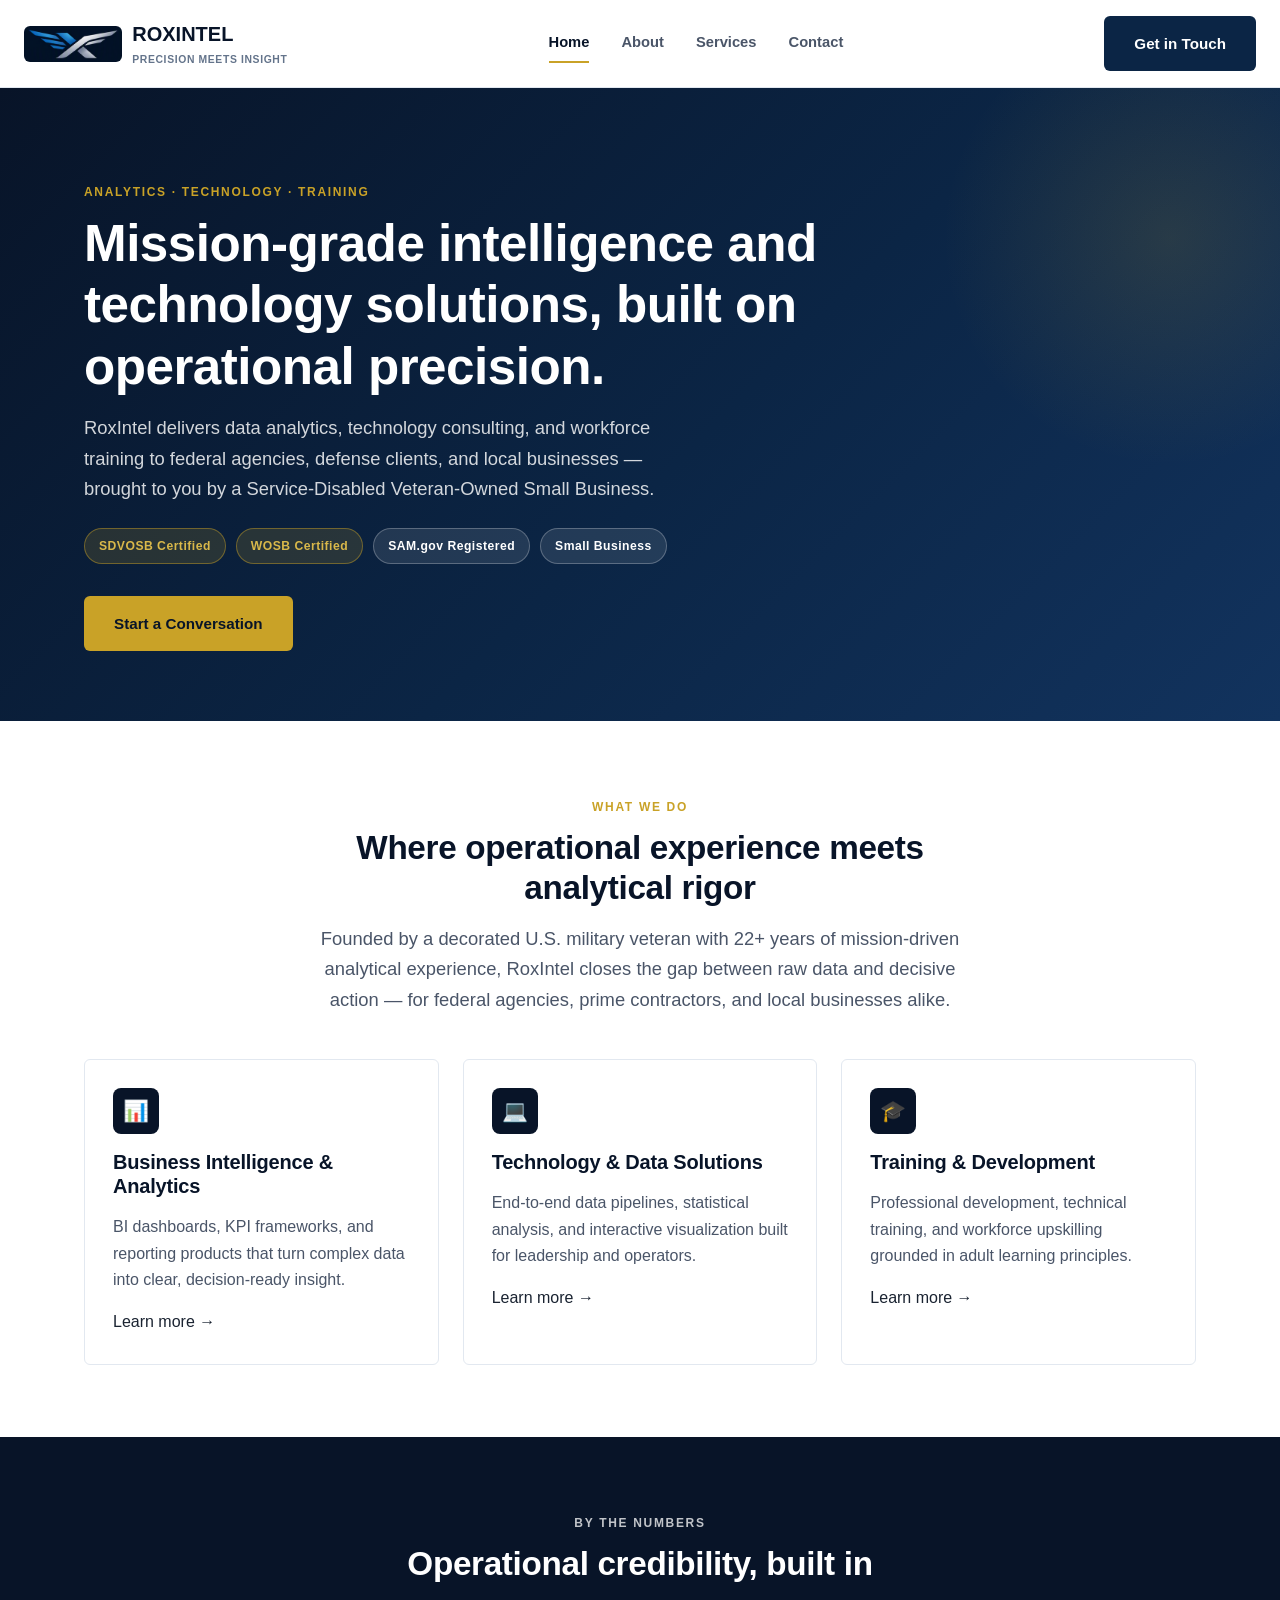
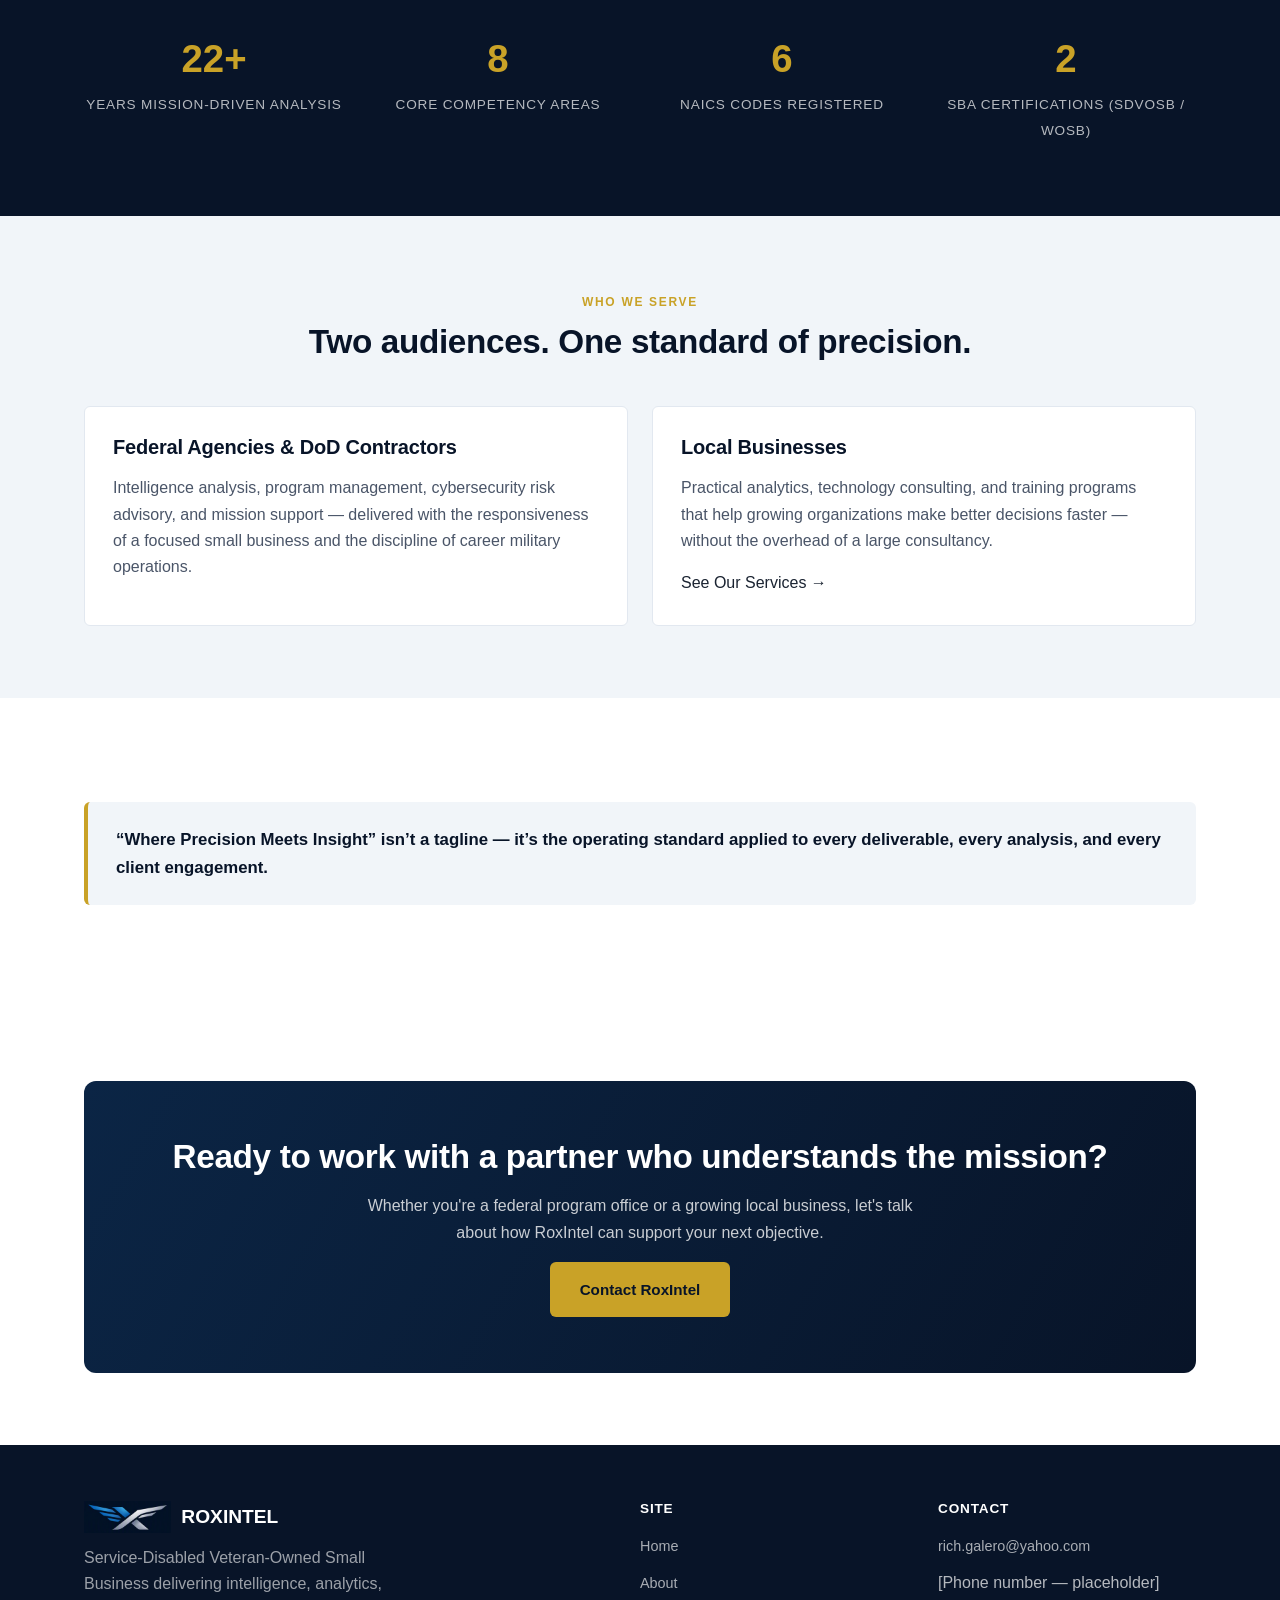
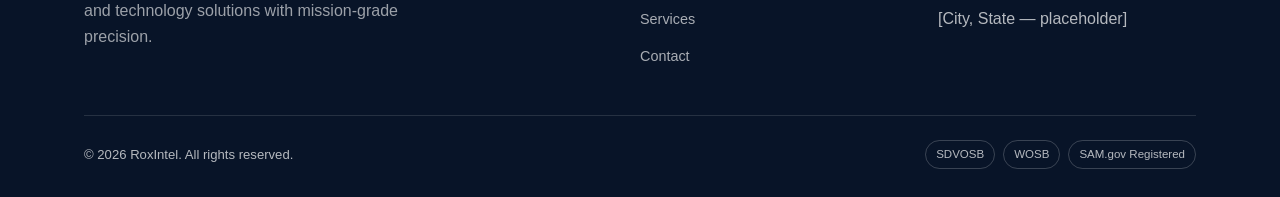
<file: index.html>
<!DOCTYPE html>
<html lang="en">
<head>
<meta charset="UTF-8">
<meta name="viewport" content="width=device-width, initial-scale=1.0">
<title>RoxIntel | Veteran-Owned Data Analytics &amp; Business Intelligence</title>
<meta name="description" content="RoxIntel is a Service-Disabled Veteran-Owned Small Business delivering business intelligence, data analytics, and decision support to federal agencies, defense clients, and local businesses.">
<link rel="canonical" href="https://roxintel.ai/">
<meta name="robots" content="index, follow">
<meta name="theme-color" content="#081428">
<link rel="icon" type="image/png" sizes="48x48" href="assets/img/favicon.png">
<link rel="apple-touch-icon" href="assets/img/apple-touch-icon.png">
<meta property="og:type" content="website">
<meta property="og:site_name" content="RoxIntel">
<meta property="og:title" content="RoxIntel | Veteran-Owned Data Analytics &amp; Business Intelligence">
<meta property="og:description" content="RoxIntel is a Service-Disabled Veteran-Owned Small Business delivering business intelligence, data analytics, and decision support to federal agencies, defense clients, and local businesses.">
<meta property="og:url" content="https://roxintel.ai/">
<meta property="og:image" content="https://roxintel.ai/assets/img/og-image.png">
<meta property="og:image:width" content="1200">
<meta property="og:image:height" content="630">
<meta property="og:image:alt" content="RoxIntel logo">
<meta property="og:locale" content="en_US">
<meta name="twitter:card" content="summary_large_image">
<meta name="twitter:title" content="RoxIntel | Veteran-Owned Data Analytics &amp; Business Intelligence">
<meta name="twitter:description" content="RoxIntel is a Service-Disabled Veteran-Owned Small Business delivering business intelligence, data analytics, and decision support to federal agencies, defense clients, and local businesses.">
<meta name="twitter:image" content="https://roxintel.ai/assets/img/og-image.png">
<script type="application/ld+json">
{
  "@context": "https://schema.org",
  "@type": "ProfessionalService",
  "name": "RoxIntel",
  "legalName": "RoxIntel LLC",
  "url": "https://roxintel.ai/",
  "logo": "https://roxintel.ai/assets/img/icon-512.png",
  "image": "https://roxintel.ai/assets/img/og-image.png",
  "slogan": "Where Precision Meets Insight",
  "description": "Service-Disabled Veteran-Owned Small Business delivering business intelligence, data analytics, training, and decision support to federal agencies, defense clients, and local businesses.",
  "knowsAbout": [
    "Business Intelligence",
    "Data Analytics",
    "Data Visualization",
    "KPI Dashboards",
    "Training and Curriculum Development",
    "Strategic Planning",
    "Decision Support"
  ],
  "areaServed": "US"
}
</script>
<link rel="stylesheet" href="assets/css/style.css">
</head>
<body>

<header class="site-header">
  <div class="nav-wrap">
    <a href="index.html" class="brand">
      <img class="mark" src="assets/img/logo-mark.png" alt="" width="98" height="36">
      <span>
        ROXINTEL
        <span class="tagline-mini">Precision Meets Insight</span>
      </span>
    </a>
    <nav class="nav-links">
      <a href="index.html" class="active">Home</a>
      <a href="about.html">About</a>
      <a href="services.html">Services</a>
      <a href="contact.html">Contact</a>
    </nav>
    <div class="nav-cta">
      <a href="contact.html" class="btn btn-navy">Get in Touch</a>
      <button class="nav-toggle" aria-label="Toggle menu">&#9776;</button>
    </div>
  </div>
</header>

<section class="hero">
  <div class="container">
    <p class="eyebrow">Analytics &middot; Technology &middot; Training</p>
    <h1>Mission-grade intelligence and technology solutions, built on operational precision.</h1>
    <p class="lead">RoxIntel delivers data analytics, technology consulting, and workforce training to federal agencies, defense clients, and local businesses &mdash; brought to you by a Service-Disabled Veteran-Owned Small Business.</p>

    <div class="badge-row">
      <span class="badge gold">SDVOSB Certified</span>
      <span class="badge gold">WOSB Certified</span>
      <span class="badge">SAM.gov Registered</span>
      <span class="badge">Small Business</span>
    </div>

    <div class="hero-actions">
      <a href="contact.html" class="btn btn-primary">Start a Conversation</a>
    </div>
  </div>
</section>

<section>
  <div class="container">
    <div class="section-head center">
      <p class="eyebrow">What We Do</p>
      <h2>Where operational experience meets analytical rigor</h2>
      <p class="lead">Founded by a decorated U.S. military veteran with 22+ years of mission-driven analytical experience, RoxIntel closes the gap between raw data and decisive action &mdash; for federal agencies, prime contractors, and local businesses alike.</p>
    </div>

    <div class="grid grid-3">
      <div class="card">
        <div class="card-icon">&#128202;</div>
        <h3>Business Intelligence &amp; Analytics</h3>
        <p>BI dashboards, KPI frameworks, and reporting products that turn complex data into clear, decision-ready insight.</p>
        <a href="services.html">Learn more &rarr;</a>
      </div>
      <div class="card">
        <div class="card-icon">&#128187;</div>
        <h3>Technology &amp; Data Solutions</h3>
        <p>End-to-end data pipelines, statistical analysis, and interactive visualization built for leadership and operators.</p>
        <a href="services.html">Learn more &rarr;</a>
      </div>
      <div class="card">
        <div class="card-icon">&#127891;</div>
        <h3>Training &amp; Development</h3>
        <p>Professional development, technical training, and workforce upskilling grounded in adult learning principles.</p>
        <a href="services.html">Learn more &rarr;</a>
      </div>
    </div>
  </div>
</section>

<section class="section-navy">
  <div class="container">
    <div class="section-head center">
      <p class="eyebrow">By The Numbers</p>
      <h2>Operational credibility, built in</h2>
    </div>
    <div class="grid grid-4">
      <div class="stat">
        <span class="num">22+</span>
        <span class="label">Years Mission-Driven Analysis</span>
      </div>
      <div class="stat">
        <span class="num">8</span>
        <span class="label">Core Competency Areas</span>
      </div>
      <div class="stat">
        <span class="num">6</span>
        <span class="label">NAICS Codes Registered</span>
      </div>
      <div class="stat">
        <span class="num">2</span>
        <span class="label">SBA Certifications (SDVOSB / WOSB)</span>
      </div>
    </div>
  </div>
</section>

<section class="section-alt">
  <div class="container">
    <div class="section-head center">
      <p class="eyebrow">Who We Serve</p>
      <h2>Two audiences. One standard of precision.</h2>
    </div>
    <div class="grid grid-2">
      <div class="card">
        <h3>Federal Agencies &amp; DoD Contractors</h3>
        <p>Intelligence analysis, program management, cybersecurity risk advisory, and mission support &mdash; delivered with the responsiveness of a focused small business and the discipline of career military operations.</p>
      </div>
      <div class="card">
        <h3>Local Businesses</h3>
        <p>Practical analytics, technology consulting, and training programs that help growing organizations make better decisions faster &mdash; without the overhead of a large consultancy.</p>
        <a href="services.html">See Our Services &rarr;</a>
      </div>
    </div>
  </div>
</section>

<section>
  <div class="container">
    <div class="callout">
      <p>&ldquo;Where Precision Meets Insight&rdquo; isn&rsquo;t a tagline &mdash; it&rsquo;s the operating standard applied to every deliverable, every analysis, and every client engagement.</p>
    </div>
  </div>
</section>

<section>
  <div class="container">
    <div class="cta-banner">
      <h2>Ready to work with a partner who understands the mission?</h2>
      <p>Whether you're a federal program office or a growing local business, let's talk about how RoxIntel can support your next objective.</p>
      <a href="contact.html" class="btn btn-primary">Contact RoxIntel</a>
    </div>
  </div>
</section>

<footer class="site-footer">
  <div class="container">
    <div class="footer-grid">
      <div>
        <div class="footer-brand">
          <img class="footer-mark" src="assets/img/logo-mark.png" alt="" width="87" height="32"> ROXINTEL
        </div>
        <p style="color: rgba(255,255,255,0.6); max-width: 320px;">Service-Disabled Veteran-Owned Small Business delivering intelligence, analytics, and technology solutions with mission-grade precision.</p>
      </div>
      <div>
        <h4>Site</h4>
        <ul>
          <li><a href="index.html">Home</a></li>
          <li><a href="about.html">About</a></li>
          <li><a href="services.html">Services</a></li>
          <li><a href="contact.html">Contact</a></li>
        </ul>
      </div>
      <div>
        <h4>Contact</h4>
        <ul>
          <li><a href="mailto:rich.galero@yahoo.com">rich.galero@yahoo.com</a></li>
          <li>[Phone number &mdash; placeholder]</li>
          <li>[City, State &mdash; placeholder]</li>
        </ul>
      </div>
    </div>
    <div class="footer-bottom">
      <span>&copy; <span id="year"></span> RoxIntel. All rights reserved.</span>
      <div class="footer-badges">
        <span>SDVOSB</span>
        <span>WOSB</span>
        <span>SAM.gov Registered</span>
      </div>
    </div>
  </div>
</footer>

<script src="assets/js/script.js"></script>
</body>
</html>
</file>
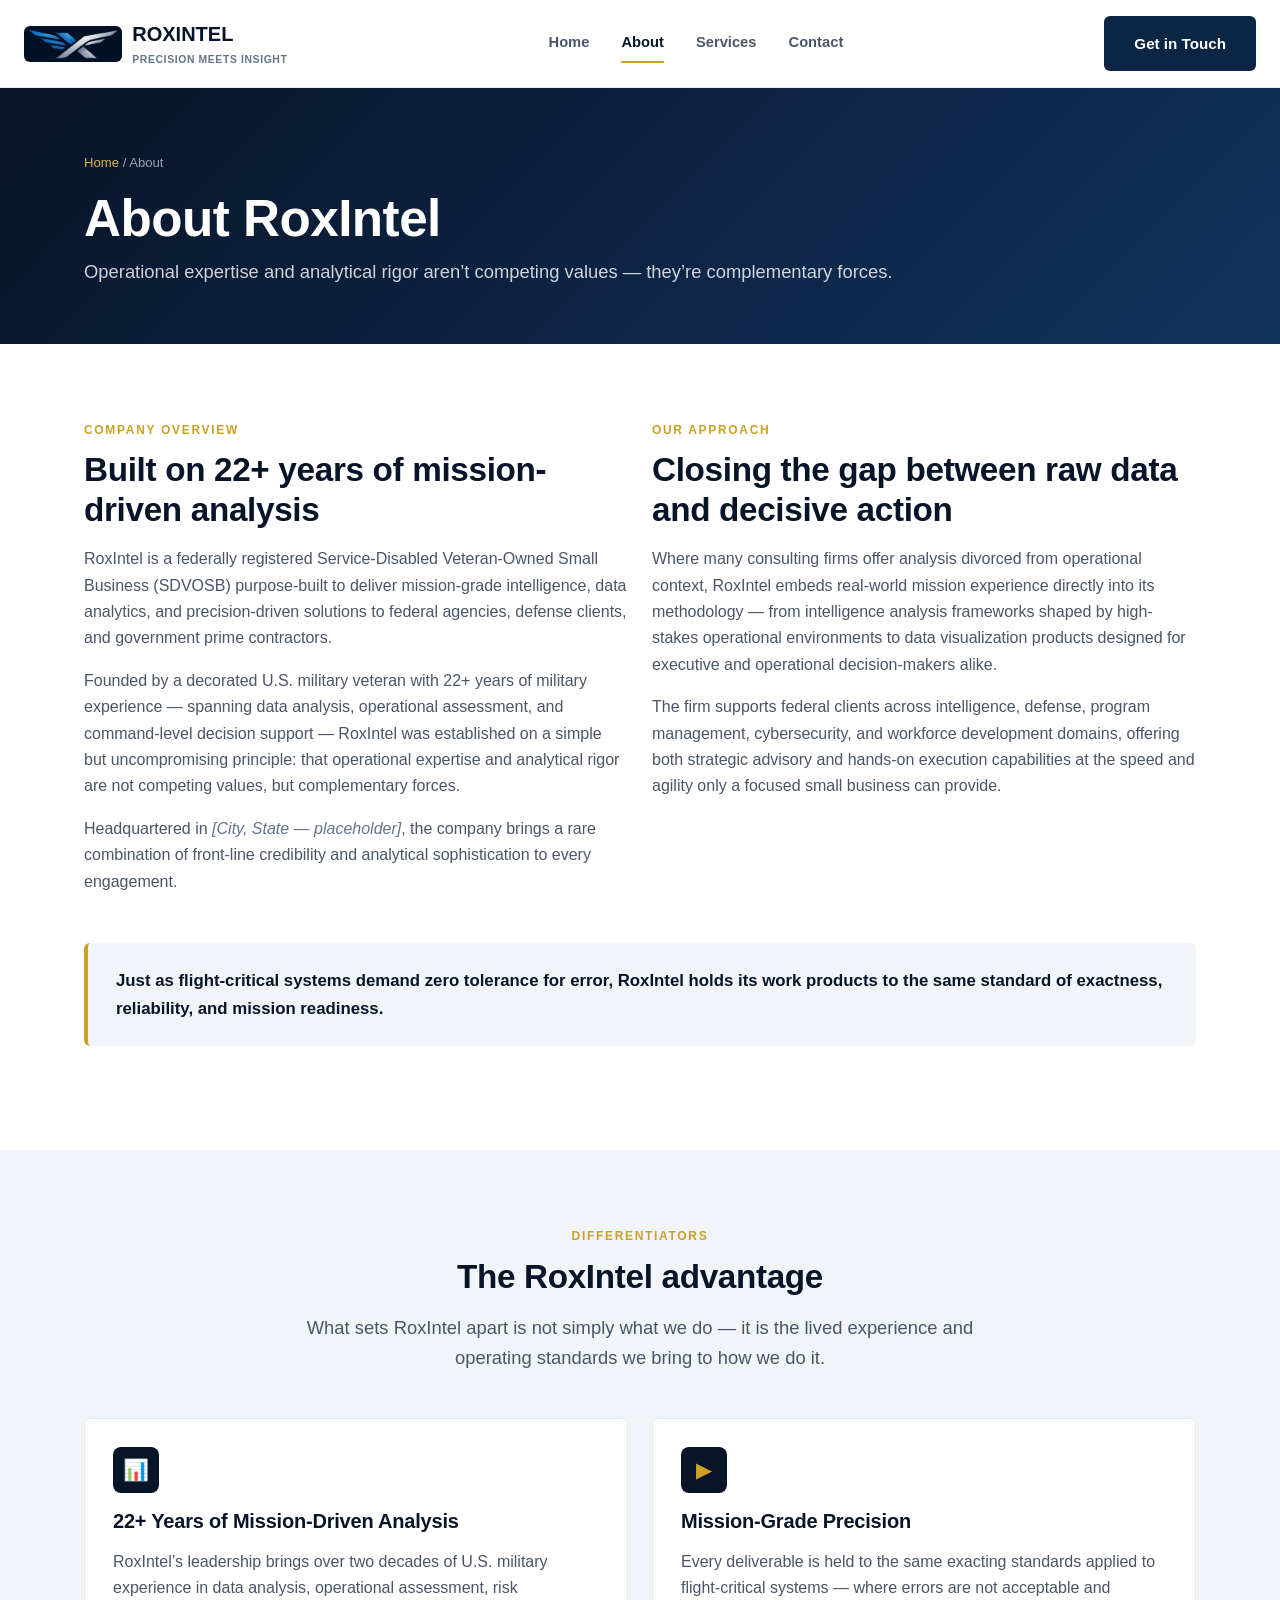
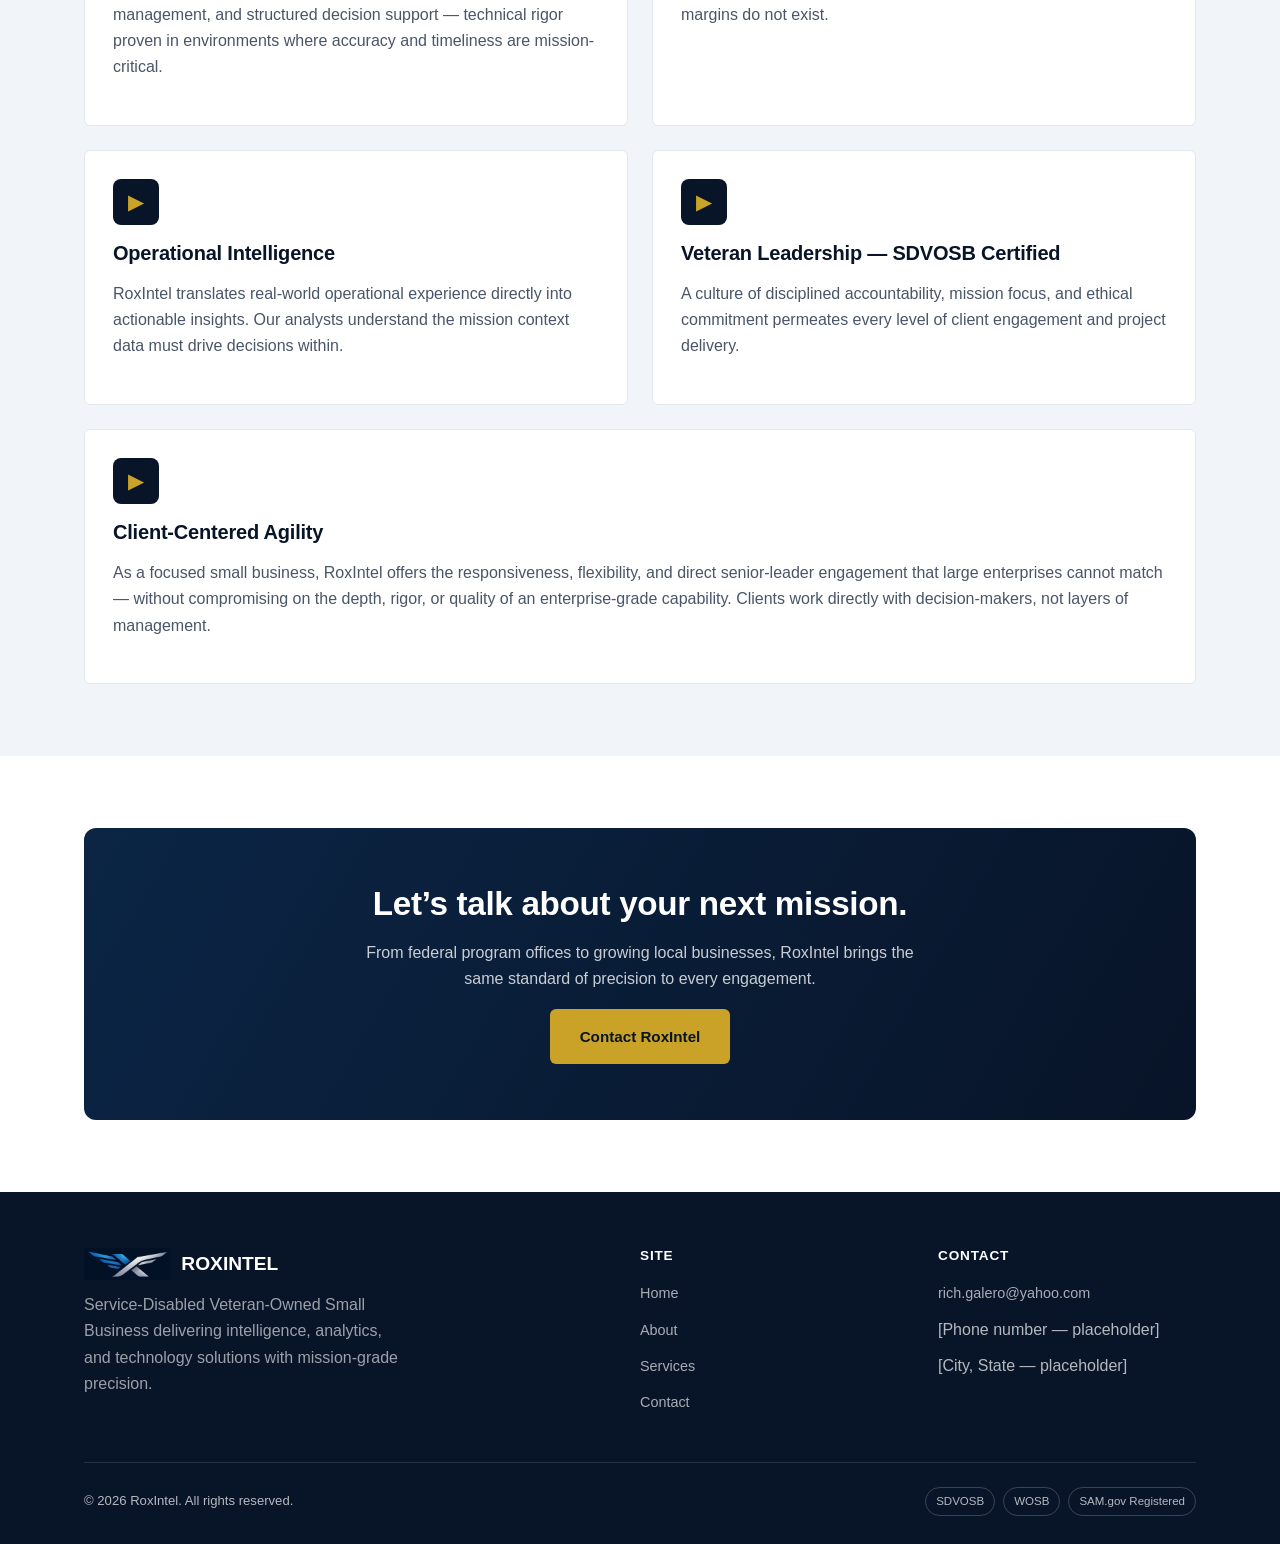
<file: about.html>
<!DOCTYPE html>
<html lang="en">
<head>
<meta charset="UTF-8">
<meta name="viewport" content="width=device-width, initial-scale=1.0">
<title>About RoxIntel | Service-Disabled Veteran-Owned Small Business</title>
<meta name="description" content="RoxIntel is a Service-Disabled Veteran-Owned Small Business founded by a decorated U.S. military veteran with 22+ years of mission-driven analytical experience.">
<link rel="canonical" href="https://roxintel.ai/about.html">
<meta name="robots" content="index, follow">
<meta name="theme-color" content="#081428">
<link rel="icon" type="image/png" sizes="48x48" href="assets/img/favicon.png">
<link rel="apple-touch-icon" href="assets/img/apple-touch-icon.png">
<meta property="og:type" content="website">
<meta property="og:site_name" content="RoxIntel">
<meta property="og:title" content="About RoxIntel | Service-Disabled Veteran-Owned Small Business">
<meta property="og:description" content="RoxIntel is a Service-Disabled Veteran-Owned Small Business founded by a decorated U.S. military veteran with 22+ years of mission-driven analytical experience.">
<meta property="og:url" content="https://roxintel.ai/about.html">
<meta property="og:image" content="https://roxintel.ai/assets/img/og-image.png">
<meta property="og:image:width" content="1200">
<meta property="og:image:height" content="630">
<meta property="og:image:alt" content="RoxIntel logo">
<meta property="og:locale" content="en_US">
<meta name="twitter:card" content="summary_large_image">
<meta name="twitter:title" content="About RoxIntel | Service-Disabled Veteran-Owned Small Business">
<meta name="twitter:description" content="RoxIntel is a Service-Disabled Veteran-Owned Small Business founded by a decorated U.S. military veteran with 22+ years of mission-driven analytical experience.">
<meta name="twitter:image" content="https://roxintel.ai/assets/img/og-image.png">
<link rel="stylesheet" href="assets/css/style.css">
</head>
<body>

<header class="site-header">
  <div class="nav-wrap">
    <a href="index.html" class="brand">
      <img class="mark" src="assets/img/logo-mark.png" alt="" width="98" height="36">
      <span>
        ROXINTEL
        <span class="tagline-mini">Precision Meets Insight</span>
      </span>
    </a>
    <nav class="nav-links">
      <a href="index.html">Home</a>
      <a href="about.html" class="active">About</a>
      <a href="services.html">Services</a>
      <a href="contact.html">Contact</a>
    </nav>
    <div class="nav-cta">
      <a href="contact.html" class="btn btn-navy">Get in Touch</a>
      <button class="nav-toggle" aria-label="Toggle menu">&#9776;</button>
    </div>
  </div>
</header>

<section class="page-hero">
  <div class="container">
    <p class="breadcrumb"><a href="index.html">Home</a> / About</p>
    <h1>About RoxIntel</h1>
    <p class="lead">Operational expertise and analytical rigor aren&rsquo;t competing values &mdash; they&rsquo;re complementary forces.</p>
  </div>
</section>

<section>
  <div class="container">
    <div class="grid grid-2">
      <div>
        <p class="eyebrow">Company Overview</p>
        <h2>Built on 22+ years of mission-driven analysis</h2>
        <p>RoxIntel is a federally registered Service-Disabled Veteran-Owned Small Business (SDVOSB) purpose-built to deliver mission-grade intelligence, data analytics, and precision-driven solutions to federal agencies, defense clients, and government prime contractors.</p>
        <p>Founded by a decorated U.S. military veteran with 22+ years of military experience &mdash; spanning data analysis, operational assessment, and command-level decision support &mdash; RoxIntel was established on a simple but uncompromising principle: that operational expertise and analytical rigor are not competing values, but complementary forces.</p>
        <p>Headquartered in <span class="placeholder-text">[City, State &mdash; placeholder]</span>, the company brings a rare combination of front-line credibility and analytical sophistication to every engagement.</p>
      </div>
      <div>
        <p class="eyebrow">Our Approach</p>
        <h2>Closing the gap between raw data and decisive action</h2>
        <p>Where many consulting firms offer analysis divorced from operational context, RoxIntel embeds real-world mission experience directly into its methodology &mdash; from intelligence analysis frameworks shaped by high-stakes operational environments to data visualization products designed for executive and operational decision-makers alike.</p>
        <p>The firm supports federal clients across intelligence, defense, program management, cybersecurity, and workforce development domains, offering both strategic advisory and hands-on execution capabilities at the speed and agility only a focused small business can provide.</p>
      </div>
    </div>

    <div class="callout">
      <p>Just as flight-critical systems demand zero tolerance for error, RoxIntel holds its work products to the same standard of exactness, reliability, and mission readiness.</p>
    </div>
  </div>
</section>

<section class="section-alt">
  <div class="container">
    <div class="section-head center">
      <p class="eyebrow">Differentiators</p>
      <h2>The RoxIntel advantage</h2>
      <p class="lead">What sets RoxIntel apart is not simply what we do &mdash; it is the lived experience and operating standards we bring to how we do it.</p>
    </div>

    <div class="grid grid-2">
      <div class="card">
        <div class="card-icon">&#128202;</div>
        <h3>22+ Years of Mission-Driven Analysis</h3>
        <p>RoxIntel&rsquo;s leadership brings over two decades of U.S. military experience in data analysis, operational assessment, risk management, and structured decision support &mdash; technical rigor proven in environments where accuracy and timeliness are mission-critical.</p>
      </div>
      <div class="card">
        <div class="card-icon">&#9654;</div>
        <h3>Mission-Grade Precision</h3>
        <p>Every deliverable is held to the same exacting standards applied to flight-critical systems &mdash; where errors are not acceptable and margins do not exist.</p>
      </div>
      <div class="card">
        <div class="card-icon">&#9654;</div>
        <h3>Operational Intelligence</h3>
        <p>RoxIntel translates real-world operational experience directly into actionable insights. Our analysts understand the mission context data must drive decisions within.</p>
      </div>
      <div class="card">
        <div class="card-icon">&#9654;</div>
        <h3>Veteran Leadership &mdash; SDVOSB Certified</h3>
        <p>A culture of disciplined accountability, mission focus, and ethical commitment permeates every level of client engagement and project delivery.</p>
      </div>
      <div class="card" style="grid-column: span 2;">
        <div class="card-icon">&#9654;</div>
        <h3>Client-Centered Agility</h3>
        <p>As a focused small business, RoxIntel offers the responsiveness, flexibility, and direct senior-leader engagement that large enterprises cannot match &mdash; without compromising on the depth, rigor, or quality of an enterprise-grade capability. Clients work directly with decision-makers, not layers of management.</p>
      </div>
    </div>
  </div>
</section>

<section>
  <div class="container">
    <div class="cta-banner">
      <h2>Let&rsquo;s talk about your next mission.</h2>
      <p>From federal program offices to growing local businesses, RoxIntel brings the same standard of precision to every engagement.</p>
      <a href="contact.html" class="btn btn-primary">Contact RoxIntel</a>
    </div>
  </div>
</section>

<footer class="site-footer">
  <div class="container">
    <div class="footer-grid">
      <div>
        <div class="footer-brand">
          <img class="footer-mark" src="assets/img/logo-mark.png" alt="" width="87" height="32"> ROXINTEL
        </div>
        <p style="color: rgba(255,255,255,0.6); max-width: 320px;">Service-Disabled Veteran-Owned Small Business delivering intelligence, analytics, and technology solutions with mission-grade precision.</p>
      </div>
      <div>
        <h4>Site</h4>
        <ul>
          <li><a href="index.html">Home</a></li>
          <li><a href="about.html">About</a></li>
          <li><a href="services.html">Services</a></li>
          <li><a href="contact.html">Contact</a></li>
        </ul>
      </div>
      <div>
        <h4>Contact</h4>
        <ul>
          <li><a href="mailto:rich.galero@yahoo.com">rich.galero@yahoo.com</a></li>
          <li>[Phone number &mdash; placeholder]</li>
          <li>[City, State &mdash; placeholder]</li>
        </ul>
      </div>
    </div>
    <div class="footer-bottom">
      <span>&copy; <span id="year"></span> RoxIntel. All rights reserved.</span>
      <div class="footer-badges">
        <span>SDVOSB</span>
        <span>WOSB</span>
        <span>SAM.gov Registered</span>
      </div>
    </div>
  </div>
</footer>

<script src="assets/js/script.js"></script>
</body>
</html>
</file>
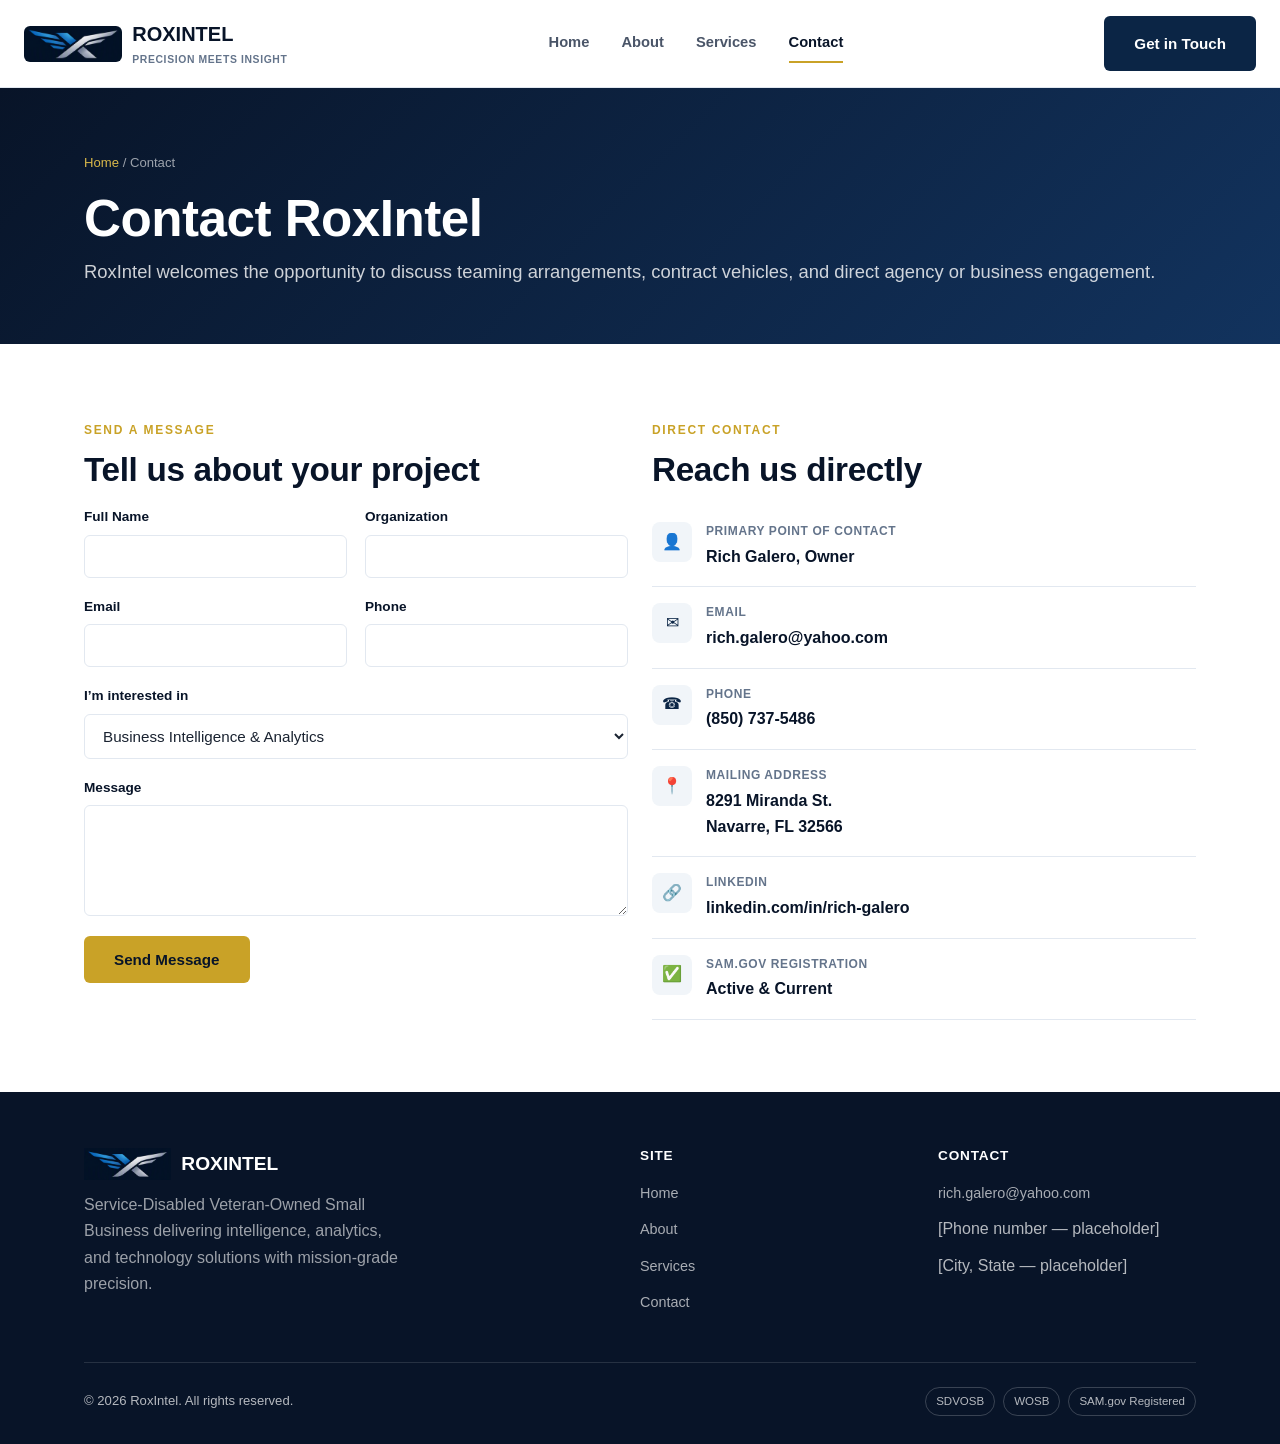
<file: contact.html>
<!DOCTYPE html>
<html lang="en">
<head>
<meta charset="UTF-8">
<meta name="viewport" content="width=device-width, initial-scale=1.0">
<title>Contact RoxIntel | Teaming &amp; Federal Contracting Inquiries</title>
<meta name="description" content="Contact RoxIntel, a Service-Disabled Veteran-Owned Small Business, to discuss teaming arrangements, contract vehicles, and direct agency or business engagements.">
<link rel="canonical" href="https://roxintel.ai/contact.html">
<meta name="robots" content="index, follow">
<meta name="theme-color" content="#081428">
<link rel="icon" type="image/png" sizes="48x48" href="assets/img/favicon.png">
<link rel="apple-touch-icon" href="assets/img/apple-touch-icon.png">
<meta property="og:type" content="website">
<meta property="og:site_name" content="RoxIntel">
<meta property="og:title" content="Contact RoxIntel | Teaming &amp; Federal Contracting Inquiries">
<meta property="og:description" content="Contact RoxIntel, a Service-Disabled Veteran-Owned Small Business, to discuss teaming arrangements, contract vehicles, and direct agency or business engagements.">
<meta property="og:url" content="https://roxintel.ai/contact.html">
<meta property="og:image" content="https://roxintel.ai/assets/img/og-image.png">
<meta property="og:image:width" content="1200">
<meta property="og:image:height" content="630">
<meta property="og:image:alt" content="RoxIntel logo">
<meta property="og:locale" content="en_US">
<meta name="twitter:card" content="summary_large_image">
<meta name="twitter:title" content="Contact RoxIntel | Teaming &amp; Federal Contracting Inquiries">
<meta name="twitter:description" content="Contact RoxIntel, a Service-Disabled Veteran-Owned Small Business, to discuss teaming arrangements, contract vehicles, and direct agency or business engagements.">
<meta name="twitter:image" content="https://roxintel.ai/assets/img/og-image.png">
<link rel="stylesheet" href="assets/css/style.css">
</head>
<body>

<header class="site-header">
  <div class="nav-wrap">
    <a href="index.html" class="brand">
      <img class="mark" src="assets/img/logo-mark.png" alt="" width="98" height="36">
      <span>
        ROXINTEL
        <span class="tagline-mini">Precision Meets Insight</span>
      </span>
    </a>
    <nav class="nav-links">
      <a href="index.html">Home</a>
      <a href="about.html">About</a>
      <a href="services.html">Services</a>
      <a href="contact.html" class="active">Contact</a>
    </nav>
    <div class="nav-cta">
      <a href="contact.html" class="btn btn-navy">Get in Touch</a>
      <button class="nav-toggle" aria-label="Toggle menu">&#9776;</button>
    </div>
  </div>
</header>

<section class="page-hero">
  <div class="container">
    <p class="breadcrumb"><a href="index.html">Home</a> / Contact</p>
    <h1>Contact RoxIntel</h1>
    <p class="lead">RoxIntel welcomes the opportunity to discuss teaming arrangements, contract vehicles, and direct agency or business engagement.</p>
  </div>
</section>

<section>
  <div class="container">
    <div class="grid grid-2" style="align-items: start;">

      <div>
        <p class="eyebrow">Send a Message</p>
        <h2>Tell us about your project</h2>
        <form id="contact-form">
          <div class="form-grid">
            <div class="field">
              <label for="name">Full Name</label>
              <input type="text" id="name" name="name" required>
            </div>
            <div class="field">
              <label for="org">Organization</label>
              <input type="text" id="org" name="org">
            </div>
            <div class="field">
              <label for="email">Email</label>
              <input type="email" id="email" name="email" required>
            </div>
            <div class="field">
              <label for="phone">Phone</label>
              <input type="tel" id="phone" name="phone">
            </div>
            <div class="field full">
              <label for="interest">I&rsquo;m interested in</label>
              <select id="interest" name="interest">
                <option>Business Intelligence &amp; Analytics</option>
                <option>Data Analytics &amp; Visualization</option>
                <option>Training &amp; Curriculum Development</option>
                <option>Strategic Planning &amp; Decision Support</option>
                <option>Teaming / Contract Vehicle</option>
                <option>Other</option>
              </select>
            </div>
            <div class="field full">
              <label for="message">Message</label>
              <textarea id="message" name="message" rows="5" required></textarea>
            </div>
          </div>
          <div style="margin-top: 20px;">
            <button type="submit" class="btn btn-primary">Send Message</button>
          </div>
          <input type="text" name="_honey" style="display: none;" tabindex="-1" autocomplete="off">
          <p id="form-status" role="status"></p>
        </form>
      </div>

      <div>
        <p class="eyebrow">Direct Contact</p>
        <h2>Reach us directly</h2>
        <ul class="info-list">
          <li>
            <div class="icon">&#128100;</div>
            <div>
              <div class="k">Primary Point of Contact</div>
              <div class="v">Rich Galero, Owner</div>
            </div>
          </li>
          <li>
            <div class="icon">&#9993;</div>
            <div>
              <div class="k">Email</div>
              <div class="v"><a href="mailto:rich.galero@yahoo.com">rich.galero@yahoo.com</a></div>
            </div>
          </li>
          <li>
            <div class="icon">&#9742;</div>
            <div>
              <div class="k">Phone</div>
              <div class="v"><a href="tel:+18507375486">(850) 737-5486</a></div>
            </div>
          </li>
          <li>
            <div class="icon">&#128205;</div>
            <div>
              <div class="k">Mailing Address</div>
              <div class="v">8291 Miranda St.<br>Navarre, FL 32566</div>
            </div>
          </li>
          <li>
            <div class="icon">&#128279;</div>
            <div>
              <div class="k">LinkedIn</div>
              <div class="v"><a href="https://www.linkedin.com/in/rich-galero" target="_blank" rel="noopener">linkedin.com/in/rich-galero</a></div>
            </div>
          </li>
          <li>
            <div class="icon">&#9989;</div>
            <div>
              <div class="k">SAM.gov Registration</div>
              <div class="v">Active &amp; Current</div>
            </div>
          </li>
        </ul>
      </div>

    </div>
  </div>
</section>

<footer class="site-footer">
  <div class="container">
    <div class="footer-grid">
      <div>
        <div class="footer-brand">
          <img class="footer-mark" src="assets/img/logo-mark.png" alt="" width="87" height="32"> ROXINTEL
        </div>
        <p style="color: rgba(255,255,255,0.6); max-width: 320px;">Service-Disabled Veteran-Owned Small Business delivering intelligence, analytics, and technology solutions with mission-grade precision.</p>
      </div>
      <div>
        <h4>Site</h4>
        <ul>
          <li><a href="index.html">Home</a></li>
          <li><a href="about.html">About</a></li>
          <li><a href="services.html">Services</a></li>
          <li><a href="contact.html">Contact</a></li>
        </ul>
      </div>
      <div>
        <h4>Contact</h4>
        <ul>
          <li><a href="mailto:rich.galero@yahoo.com">rich.galero@yahoo.com</a></li>
          <li>[Phone number &mdash; placeholder]</li>
          <li>[City, State &mdash; placeholder]</li>
        </ul>
      </div>
    </div>
    <div class="footer-bottom">
      <span>&copy; <span id="year"></span> RoxIntel. All rights reserved.</span>
      <div class="footer-badges">
        <span>SDVOSB</span>
        <span>WOSB</span>
        <span>SAM.gov Registered</span>
      </div>
    </div>
  </div>
</footer>

<script src="assets/js/script.js"></script>
</body>
</html>
</file>
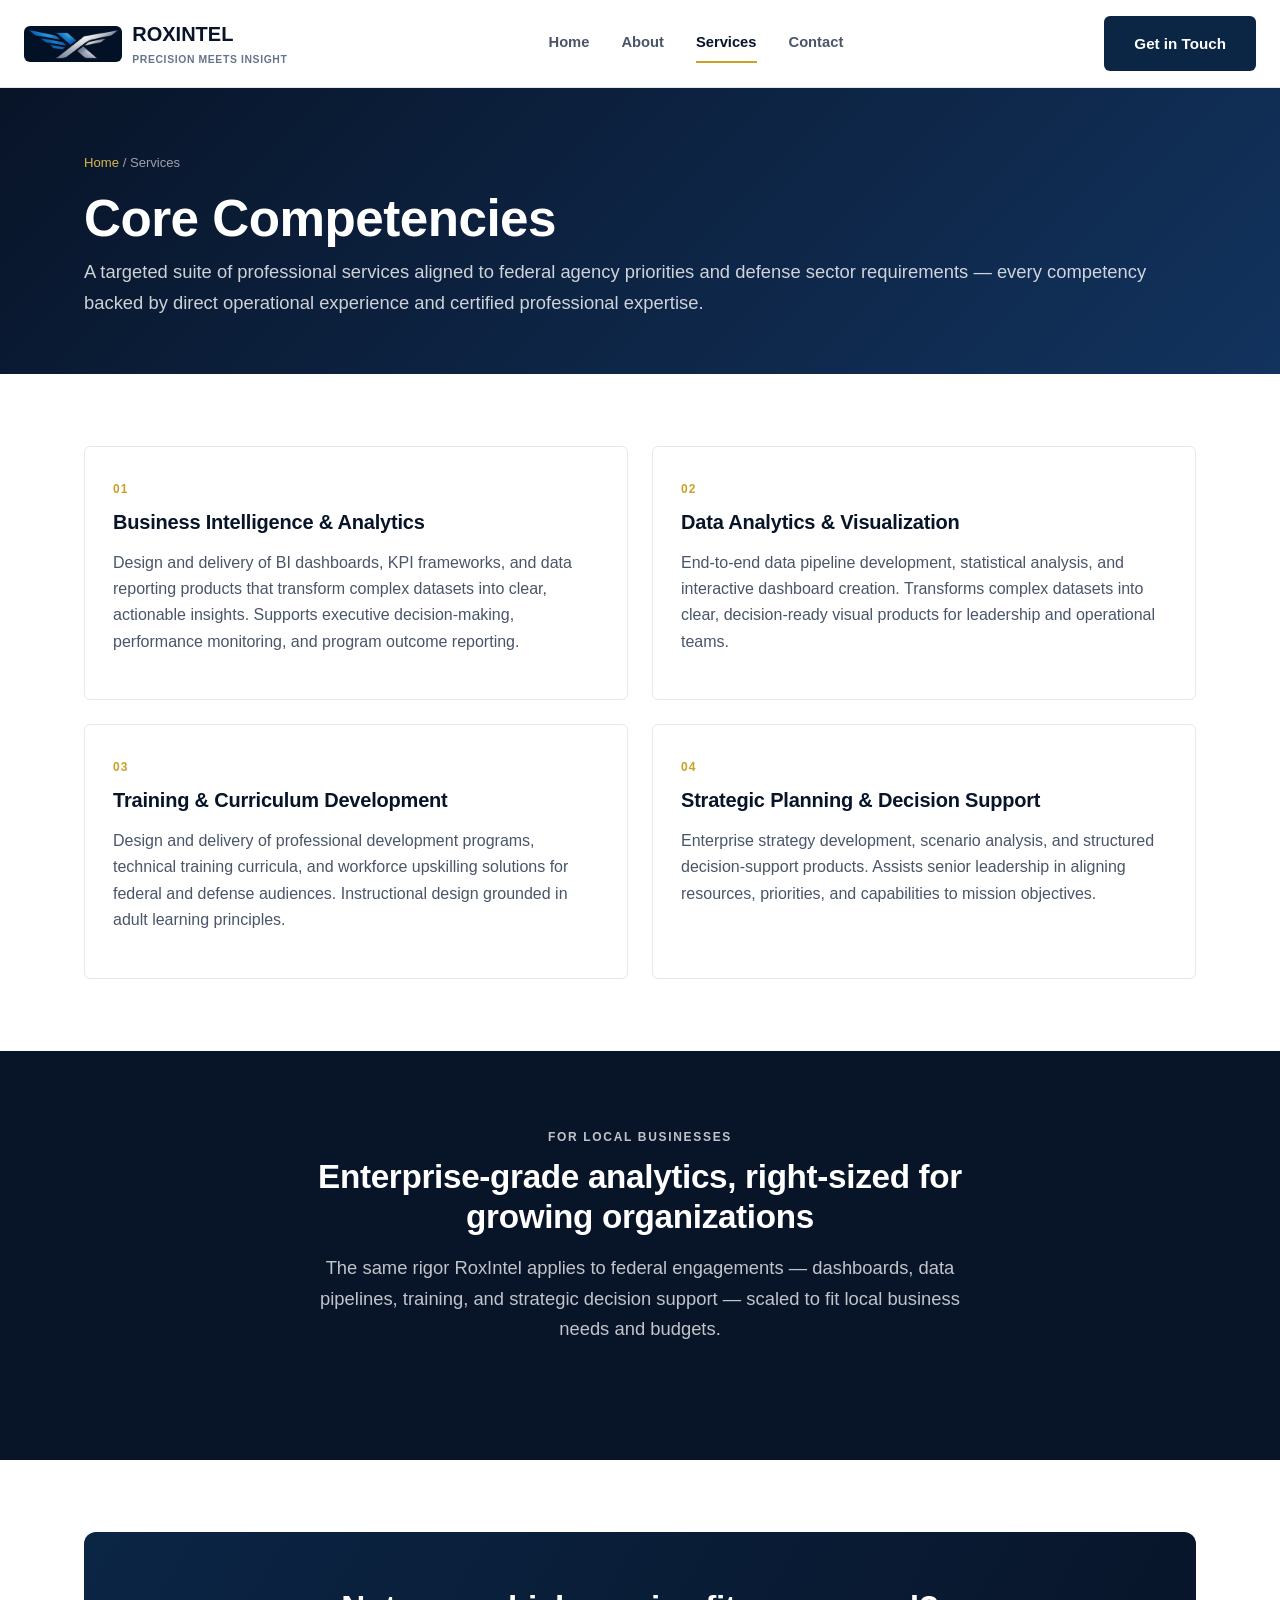
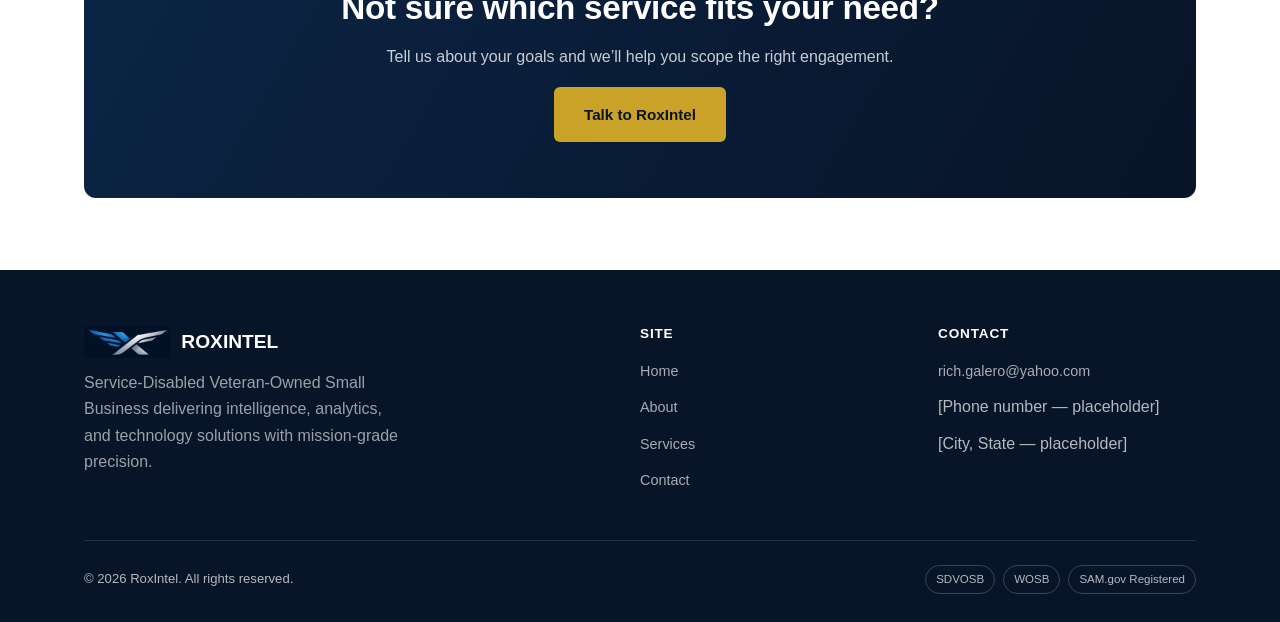
<file: services.html>
<!DOCTYPE html>
<html lang="en">
<head>
<meta charset="UTF-8">
<meta name="viewport" content="width=device-width, initial-scale=1.0">
<title>Data Analytics &amp; BI Services | RoxIntel</title>
<meta name="description" content="RoxIntel services: business intelligence and KPI dashboards, data analytics and visualization, training and curriculum development, and strategic planning and decision support.">
<link rel="canonical" href="https://roxintel.ai/services.html">
<meta name="robots" content="index, follow">
<meta name="theme-color" content="#081428">
<link rel="icon" type="image/png" sizes="48x48" href="assets/img/favicon.png">
<link rel="apple-touch-icon" href="assets/img/apple-touch-icon.png">
<meta property="og:type" content="website">
<meta property="og:site_name" content="RoxIntel">
<meta property="og:title" content="Data Analytics &amp; BI Services | RoxIntel">
<meta property="og:description" content="RoxIntel services: business intelligence and KPI dashboards, data analytics and visualization, training and curriculum development, and strategic planning and decision support.">
<meta property="og:url" content="https://roxintel.ai/services.html">
<meta property="og:image" content="https://roxintel.ai/assets/img/og-image.png">
<meta property="og:image:width" content="1200">
<meta property="og:image:height" content="630">
<meta property="og:image:alt" content="RoxIntel logo">
<meta property="og:locale" content="en_US">
<meta name="twitter:card" content="summary_large_image">
<meta name="twitter:title" content="Data Analytics &amp; BI Services | RoxIntel">
<meta name="twitter:description" content="RoxIntel services: business intelligence and KPI dashboards, data analytics and visualization, training and curriculum development, and strategic planning and decision support.">
<meta name="twitter:image" content="https://roxintel.ai/assets/img/og-image.png">
<link rel="stylesheet" href="assets/css/style.css">
</head>
<body>

<header class="site-header">
  <div class="nav-wrap">
    <a href="index.html" class="brand">
      <img class="mark" src="assets/img/logo-mark.png" alt="" width="98" height="36">
      <span>
        ROXINTEL
        <span class="tagline-mini">Precision Meets Insight</span>
      </span>
    </a>
    <nav class="nav-links">
      <a href="index.html">Home</a>
      <a href="about.html">About</a>
      <a href="services.html" class="active">Services</a>
      <a href="contact.html">Contact</a>
    </nav>
    <div class="nav-cta">
      <a href="contact.html" class="btn btn-navy">Get in Touch</a>
      <button class="nav-toggle" aria-label="Toggle menu">&#9776;</button>
    </div>
  </div>
</header>

<section class="page-hero">
  <div class="container">
    <p class="breadcrumb"><a href="index.html">Home</a> / Services</p>
    <h1>Core Competencies</h1>
    <p class="lead">A targeted suite of professional services aligned to federal agency priorities and defense sector requirements &mdash; every competency backed by direct operational experience and certified professional expertise.</p>
  </div>
</section>

<section>
  <div class="container">
    <div class="grid grid-2">

      <div class="card">
        <span class="num">01</span>
        <h3>Business Intelligence &amp; Analytics</h3>
        <p>Design and delivery of BI dashboards, KPI frameworks, and data reporting products that transform complex datasets into clear, actionable insights. Supports executive decision-making, performance monitoring, and program outcome reporting.</p>
      </div>

      <div class="card">
        <span class="num">02</span>
        <h3>Data Analytics &amp; Visualization</h3>
        <p>End-to-end data pipeline development, statistical analysis, and interactive dashboard creation. Transforms complex datasets into clear, decision-ready visual products for leadership and operational teams.</p>
      </div>

      <div class="card">
        <span class="num">03</span>
        <h3>Training &amp; Curriculum Development</h3>
        <p>Design and delivery of professional development programs, technical training curricula, and workforce upskilling solutions for federal and defense audiences. Instructional design grounded in adult learning principles.</p>
      </div>

      <div class="card">
        <span class="num">04</span>
        <h3>Strategic Planning &amp; Decision Support</h3>
        <p>Enterprise strategy development, scenario analysis, and structured decision-support products. Assists senior leadership in aligning resources, priorities, and capabilities to mission objectives.</p>
      </div>

    </div>
  </div>
</section>

<section class="section-navy">
  <div class="container">
    <div class="section-head center">
      <p class="eyebrow">For Local Businesses</p>
      <h2>Enterprise-grade analytics, right-sized for growing organizations</h2>
      <p class="lead">The same rigor RoxIntel applies to federal engagements &mdash; dashboards, data pipelines, training, and strategic decision support &mdash; scaled to fit local business needs and budgets.</p>
    </div>
  </div>
</section>

<section>
  <div class="container">
    <div class="cta-banner">
      <h2>Not sure which service fits your need?</h2>
      <p>Tell us about your goals and we&rsquo;ll help you scope the right engagement.</p>
      <a href="contact.html" class="btn btn-primary">Talk to RoxIntel</a>
    </div>
  </div>
</section>

<footer class="site-footer">
  <div class="container">
    <div class="footer-grid">
      <div>
        <div class="footer-brand">
          <img class="footer-mark" src="assets/img/logo-mark.png" alt="" width="87" height="32"> ROXINTEL
        </div>
        <p style="color: rgba(255,255,255,0.6); max-width: 320px;">Service-Disabled Veteran-Owned Small Business delivering intelligence, analytics, and technology solutions with mission-grade precision.</p>
      </div>
      <div>
        <h4>Site</h4>
        <ul>
          <li><a href="index.html">Home</a></li>
          <li><a href="about.html">About</a></li>
          <li><a href="services.html">Services</a></li>
          <li><a href="contact.html">Contact</a></li>
        </ul>
      </div>
      <div>
        <h4>Contact</h4>
        <ul>
          <li><a href="mailto:rich.galero@yahoo.com">rich.galero@yahoo.com</a></li>
          <li>[Phone number &mdash; placeholder]</li>
          <li>[City, State &mdash; placeholder]</li>
        </ul>
      </div>
    </div>
    <div class="footer-bottom">
      <span>&copy; <span id="year"></span> RoxIntel. All rights reserved.</span>
      <div class="footer-badges">
        <span>SDVOSB</span>
        <span>WOSB</span>
        <span>SAM.gov Registered</span>
      </div>
    </div>
  </div>
</footer>

<script src="assets/js/script.js"></script>
</body>
</html>
</file>
<file: assets/css/style.css>
/* ==========================================================================
   RoxIntel — Shared Stylesheet
   ========================================================================== */

:root {
  --navy-900: #081428;
  --navy-800: #0b2545;
  --navy-700: #12335e;
  --slate-600: #4a5568;
  --slate-500: #64748b;
  --slate-200: #e2e8f0;
  --slate-100: #f1f5f9;
  --gold-500: #c9a227;
  --gold-400: #d9b84a;
  --white: #ffffff;
  --ink: #1a2331;
  --max-width: 1160px;
  --radius: 6px;
  --shadow: 0 4px 20px rgba(8, 20, 40, 0.08);
  --shadow-lg: 0 12px 40px rgba(8, 20, 40, 0.14);
}

* {
  box-sizing: border-box;
}

html {
  scroll-behavior: smooth;
}

body {
  margin: 0;
  font-family: 'Inter', -apple-system, BlinkMacSystemFont, 'Segoe UI', Roboto, Helvetica, Arial, sans-serif;
  color: var(--ink);
  background: var(--white);
  line-height: 1.65;
  -webkit-font-smoothing: antialiased;
}

img {
  max-width: 100%;
  display: block;
}

a {
  color: inherit;
  text-decoration: none;
}

.container {
  max-width: var(--max-width);
  margin: 0 auto;
  padding: 0 24px;
}

h1, h2, h3, h4 {
  font-family: 'Inter', sans-serif;
  color: var(--navy-900);
  line-height: 1.2;
  margin: 0 0 16px;
  letter-spacing: -0.01em;
}

h1 { font-size: clamp(2.1rem, 4vw, 3.2rem); font-weight: 800; }
h2 { font-size: clamp(1.6rem, 2.6vw, 2.2rem); font-weight: 800; }
h3 { font-size: 1.25rem; font-weight: 700; }
p { margin: 0 0 16px; color: var(--slate-600); }

.eyebrow {
  display: inline-block;
  font-size: 0.75rem;
  font-weight: 700;
  letter-spacing: 0.14em;
  text-transform: uppercase;
  color: var(--gold-500);
  margin-bottom: 10px;
}

.lead {
  font-size: 1.15rem;
  color: var(--slate-600);
}

/* ---------- Buttons ---------- */
.btn {
  display: inline-flex;
  align-items: center;
  gap: 8px;
  padding: 13px 28px;
  border-radius: var(--radius);
  font-weight: 700;
  font-size: 0.95rem;
  border: 2px solid transparent;
  cursor: pointer;
  transition: all 0.2s ease;
}

.btn-primary {
  background: var(--gold-500);
  color: var(--navy-900);
}
.btn-primary:hover { background: var(--gold-400); transform: translateY(-1px); }

.btn-outline {
  background: transparent;
  border-color: rgba(255,255,255,0.5);
  color: var(--white);
}
.btn-outline:hover { border-color: var(--white); background: rgba(255,255,255,0.08); }

.btn-navy {
  background: var(--navy-800);
  color: var(--white);
}
.btn-navy:hover { background: var(--navy-700); }

/* ---------- Header / Nav ---------- */
.site-header {
  position: sticky;
  top: 0;
  z-index: 100;
  background: var(--white);
  border-bottom: 1px solid var(--slate-200);
}

.nav-wrap {
  display: flex;
  align-items: center;
  justify-content: space-between;
  padding: 16px 24px;
}

.brand {
  display: flex;
  align-items: center;
  gap: 10px;
  font-weight: 800;
  font-size: 1.25rem;
  color: var(--navy-900);
}

.brand .mark {
  display: block;
  height: 36px;
  width: auto;
  border-radius: 6px;
}

.brand .tagline-mini {
  display: block;
  font-size: 0.65rem;
  font-weight: 600;
  letter-spacing: 0.06em;
  color: var(--slate-500);
  text-transform: uppercase;
}

.nav-links {
  display: flex;
  gap: 32px;
  align-items: center;
}

.nav-links a {
  font-weight: 600;
  font-size: 0.92rem;
  color: var(--slate-600);
  padding: 6px 0;
  border-bottom: 2px solid transparent;
  transition: color 0.15s ease, border-color 0.15s ease;
}

.nav-links a:hover,
.nav-links a.active {
  color: var(--navy-900);
  border-bottom-color: var(--gold-500);
}

.nav-cta {
  display: flex;
  align-items: center;
  gap: 20px;
}

.nav-toggle {
  display: none;
  background: none;
  border: none;
  font-size: 1.6rem;
  cursor: pointer;
  color: var(--navy-900);
}

@media (max-width: 860px) {
  .nav-links {
    position: absolute;
    top: 100%;
    left: 0;
    right: 0;
    background: var(--white);
    flex-direction: column;
    gap: 0;
    border-bottom: 1px solid var(--slate-200);
    display: none;
  }
  .nav-links.open { display: flex; }
  .nav-links a {
    width: 100%;
    padding: 16px 24px;
    border-bottom: 1px solid var(--slate-100);
  }
  .nav-toggle { display: block; }
  .nav-cta .btn { display: none; }
}

/* ---------- Hero ---------- */
.hero {
  background: linear-gradient(135deg, var(--navy-900) 0%, var(--navy-800) 55%, var(--navy-700) 100%);
  color: var(--white);
  padding: 90px 0 70px;
  position: relative;
  overflow: hidden;
}

.hero::after {
  content: "";
  position: absolute;
  right: -120px;
  top: -80px;
  width: 460px;
  height: 460px;
  border-radius: 50%;
  background: radial-gradient(circle, rgba(201,162,39,0.14) 0%, rgba(201,162,39,0) 70%);
}

.hero .container {
  position: relative;
  z-index: 1;
}

.hero h1 { color: var(--white); max-width: 780px; }
.hero .lead { color: rgba(255,255,255,0.82); max-width: 620px; }

.badge-row {
  display: flex;
  flex-wrap: wrap;
  gap: 10px;
  margin: 24px 0 32px;
}

.badge {
  display: inline-flex;
  align-items: center;
  gap: 6px;
  padding: 7px 14px;
  border-radius: 999px;
  font-size: 0.76rem;
  font-weight: 700;
  letter-spacing: 0.04em;
  background: rgba(255,255,255,0.1);
  border: 1px solid rgba(255,255,255,0.25);
  color: var(--white);
}

.badge.gold {
  background: rgba(201,162,39,0.16);
  border-color: rgba(201,162,39,0.45);
  color: var(--gold-400);
}

.hero-actions {
  display: flex;
  gap: 14px;
  flex-wrap: wrap;
}

/* ---------- Sections ---------- */
section {
  padding: 72px 0;
}

.section-alt {
  background: var(--slate-100);
}

.section-navy {
  background: var(--navy-900);
  color: var(--white);
}
.section-navy h2, .section-navy h3 { color: var(--white); }
.section-navy p { color: rgba(255,255,255,0.75); }

.section-head {
  max-width: 680px;
  margin-bottom: 44px;
}

.section-head.center {
  margin-left: auto;
  margin-right: auto;
  text-align: center;
}

/* ---------- Grids / Cards ---------- */
.grid {
  display: grid;
  gap: 24px;
}

.grid-2 { grid-template-columns: repeat(2, 1fr); }
.grid-3 { grid-template-columns: repeat(3, 1fr); }
.grid-4 { grid-template-columns: repeat(4, 1fr); }

@media (max-width: 900px) {
  .grid-2, .grid-3, .grid-4 { grid-template-columns: 1fr; }
}

.card {
  background: var(--white);
  border: 1px solid var(--slate-200);
  border-radius: var(--radius);
  padding: 28px;
  transition: box-shadow 0.2s ease, transform 0.2s ease;
}

.card:hover { box-shadow: var(--shadow); transform: translateY(-2px); }

.card .num {
  display: inline-block;
  font-size: 0.75rem;
  font-weight: 800;
  color: var(--gold-500);
  letter-spacing: 0.08em;
  margin-bottom: 10px;
}

.card-icon {
  width: 46px;
  height: 46px;
  border-radius: 8px;
  background: var(--navy-900);
  color: var(--gold-500);
  display: flex;
  align-items: center;
  justify-content: center;
  font-size: 1.3rem;
  margin-bottom: 16px;
}

/* ---------- Stats ---------- */
.stat {
  text-align: center;
}
.stat .num {
  display: block;
  font-size: 2.4rem;
  font-weight: 800;
  color: var(--gold-500);
}
.stat .label {
  font-size: 0.85rem;
  color: rgba(255,255,255,0.7);
  text-transform: uppercase;
  letter-spacing: 0.06em;
}

/* ---------- Tables ---------- */
.table-wrap {
  overflow-x: auto;
  border-radius: var(--radius);
  border: 1px solid var(--slate-200);
}

table {
  width: 100%;
  border-collapse: collapse;
  min-width: 640px;
  background: var(--white);
}

thead th {
  background: var(--navy-900);
  color: var(--white);
  text-align: left;
  padding: 14px 18px;
  font-size: 0.82rem;
  letter-spacing: 0.03em;
  text-transform: uppercase;
}

tbody td {
  padding: 14px 18px;
  border-top: 1px solid var(--slate-200);
  font-size: 0.92rem;
  color: var(--slate-600);
  vertical-align: top;
}

tbody tr:nth-child(even) { background: var(--slate-100); }

.placeholder-text {
  color: var(--slate-500);
  font-style: italic;
}

/* ---------- Quote / callout ---------- */
.callout {
  background: var(--slate-100);
  border-left: 4px solid var(--gold-500);
  padding: 24px 28px;
  border-radius: var(--radius);
  margin: 32px 0;
}

.callout p { margin: 0; color: var(--navy-900); font-weight: 600; font-size: 1.05rem; }

/* ---------- CTA banner ---------- */
.cta-banner {
  background: linear-gradient(120deg, var(--navy-800), var(--navy-900));
  color: var(--white);
  border-radius: 12px;
  padding: 56px;
  text-align: center;
}
.cta-banner h2 { color: var(--white); }
.cta-banner p { color: rgba(255,255,255,0.78); max-width: 560px; margin-left: auto; margin-right: auto; }

/* ---------- Forms ---------- */
.form-grid {
  display: grid;
  grid-template-columns: 1fr 1fr;
  gap: 18px;
}
@media (max-width: 700px) {
  .form-grid { grid-template-columns: 1fr; }
}

.field {
  display: flex;
  flex-direction: column;
  gap: 6px;
}

.field.full { grid-column: 1 / -1; }

.field label {
  font-size: 0.85rem;
  font-weight: 700;
  color: var(--navy-900);
}

.field input,
.field select,
.field textarea {
  padding: 12px 14px;
  border: 1px solid var(--slate-200);
  border-radius: var(--radius);
  font-size: 0.95rem;
  font-family: inherit;
  color: var(--ink);
  background: var(--white);
}

.field input:focus,
.field select:focus,
.field textarea:focus {
  outline: none;
  border-color: var(--gold-500);
  box-shadow: 0 0 0 3px rgba(201,162,39,0.15);
}

.form-note {
  font-size: 0.8rem;
  color: var(--slate-500);
  margin-top: 10px;
}

#form-status {
  margin-top: 14px;
  font-weight: 600;
  font-size: 0.9rem;
}

/* ---------- Contact info list ---------- */
.info-list {
  list-style: none;
  padding: 0;
  margin: 0;
}
.info-list li {
  display: flex;
  gap: 14px;
  padding: 16px 0;
  border-bottom: 1px solid var(--slate-200);
}
.info-list .icon {
  width: 40px;
  height: 40px;
  flex-shrink: 0;
  border-radius: 8px;
  background: var(--slate-100);
  display: flex;
  align-items: center;
  justify-content: center;
  color: var(--navy-800);
}
.info-list .k {
  font-size: 0.75rem;
  font-weight: 700;
  text-transform: uppercase;
  letter-spacing: 0.05em;
  color: var(--slate-500);
  margin-bottom: 2px;
}
.info-list .v {
  font-weight: 600;
  color: var(--navy-900);
}

/* ---------- Footer ---------- */
.site-footer {
  background: var(--navy-900);
  color: rgba(255,255,255,0.7);
  padding: 56px 0 28px;
}

.footer-grid {
  display: grid;
  grid-template-columns: 2fr 1fr 1fr;
  gap: 40px;
  padding-bottom: 36px;
  border-bottom: 1px solid rgba(255,255,255,0.12);
}

@media (max-width: 760px) {
  .footer-grid { grid-template-columns: 1fr; }
}

.footer-grid h4 {
  color: var(--white);
  font-size: 0.85rem;
  text-transform: uppercase;
  letter-spacing: 0.06em;
  margin-bottom: 16px;
}

.footer-grid ul { list-style: none; padding: 0; margin: 0; }
.footer-grid li { margin-bottom: 10px; }
.footer-grid a { color: rgba(255,255,255,0.65); font-size: 0.9rem; }
.footer-grid a:hover { color: var(--gold-400); }

.footer-brand {
  display: flex;
  align-items: center;
  gap: 10px;
  color: var(--white);
  font-weight: 800;
  font-size: 1.2rem;
  margin-bottom: 12px;
}

.footer-brand .footer-mark {
  display: block;
  height: 32px;
  width: auto;
}

.footer-bottom {
  display: flex;
  justify-content: space-between;
  align-items: center;
  flex-wrap: wrap;
  gap: 12px;
  padding-top: 24px;
  font-size: 0.82rem;
}

.footer-badges {
  display: flex;
  gap: 8px;
  flex-wrap: wrap;
}

.footer-badges span {
  padding: 4px 10px;
  border: 1px solid rgba(255,255,255,0.2);
  border-radius: 999px;
  font-size: 0.72rem;
}

/* ---------- Page hero (interior pages) ---------- */
.page-hero {
  background: linear-gradient(135deg, var(--navy-900), var(--navy-700));
  color: var(--white);
  padding: 64px 0 56px;
}
.page-hero h1 { color: var(--white); margin-bottom: 8px; }
.page-hero .lead { color: rgba(255,255,255,0.8); margin-bottom: 0; }
.breadcrumb {
  font-size: 0.82rem;
  color: rgba(255,255,255,0.6);
  margin-bottom: 14px;
}
.breadcrumb a { color: var(--gold-400); }

/* ---------- Utility ---------- */
.mt-0 { margin-top: 0; }
.mb-0 { margin-bottom: 0; }
.text-center { text-align: center; }
.center-wrap { margin-left: auto; margin-right: auto; }
</file>
